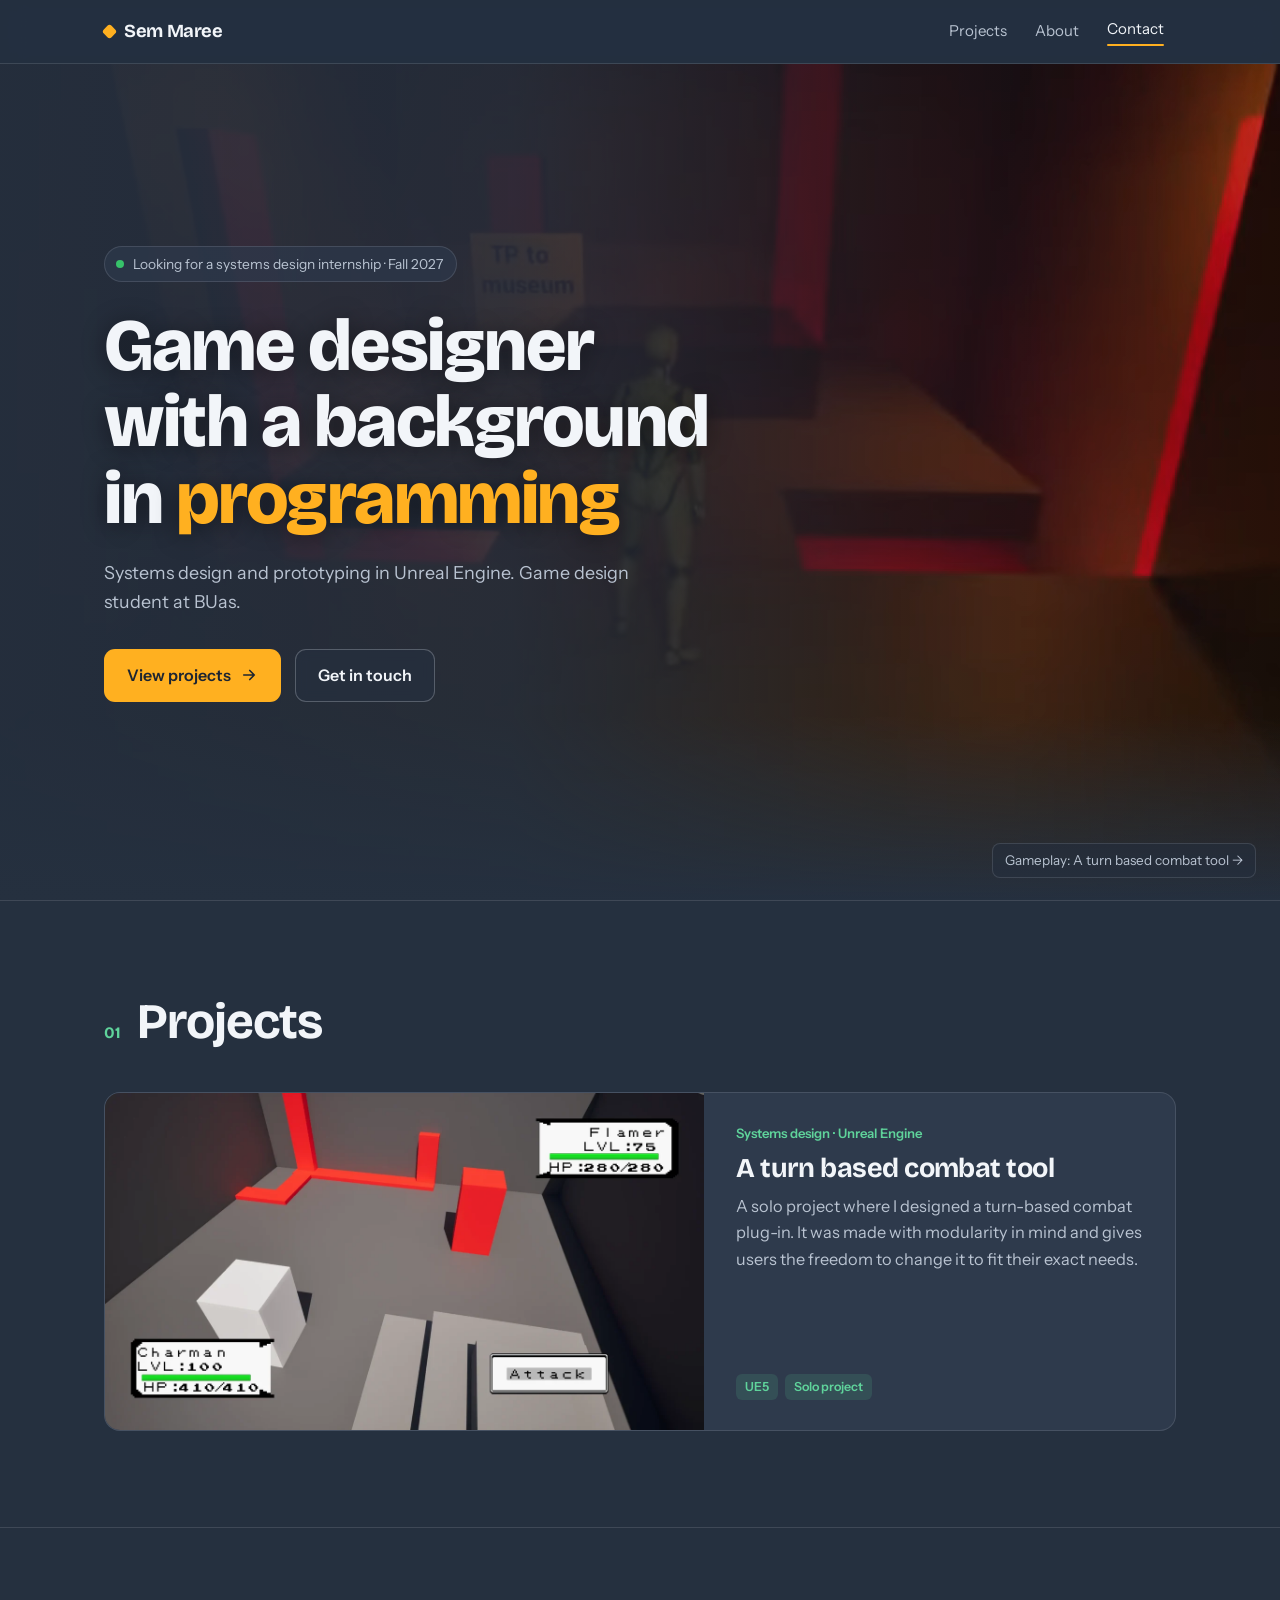
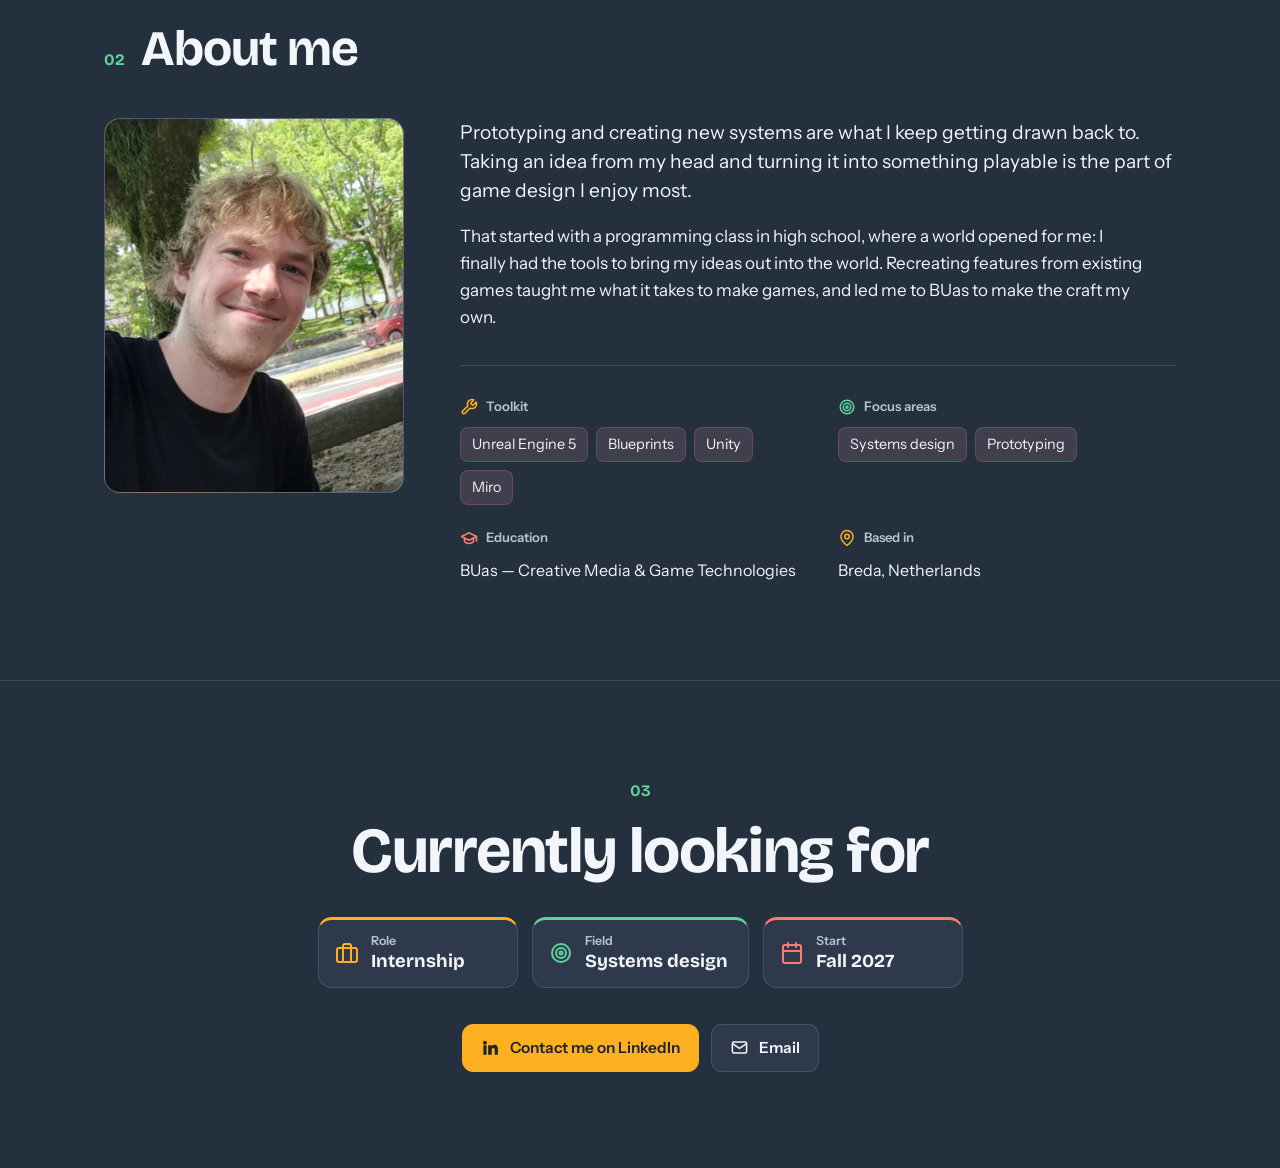
<file: index.html>
<!DOCTYPE html>
<html lang="en">
<head>
<meta charset="UTF-8">
<meta name="viewport" content="width=device-width, initial-scale=1, viewport-fit=cover">
<title>Sem Maree — Game Designer</title>

<!-- ============================================================
     EDIT GUIDE
     - Search for  [EDIT]  comments to find everything you can change.
     - Your name, role, bio, projects and social links are all marked.
     - Swap the placeholder project cards for your real work.
     ============================================================ -->

<link rel="preconnect" href="https://fonts.googleapis.com">
<link rel="preconnect" href="https://fonts.gstatic.com" crossorigin>
<link href="https://fonts.googleapis.com/css2?family=Bricolage+Grotesque:opsz,wght@12..96,400..800&family=Instrument+Sans:ital,wght@0,400..600;1,400..500&display=swap" rel="stylesheet">

<link rel="stylesheet" href="style.css">
</head>
<body>

<!-- ============ NAV ============ -->
<nav class="nav">
  <div class="wrap">
    <!-- [EDIT] your name / initials -->
    <a href="#home" class="brand"><span class="mark"></span>Sem Maree</a>
    <div style="display:flex;align-items:center;gap:8px">
      <div class="nav-links" id="navLinks">
        <a href="#work">Projects</a>
        <a href="#about">About</a>
        <a href="#contact">Contact</a>
      </div>
      <button class="nav-toggle" id="navToggle" aria-label="Open menu" aria-expanded="false">
        <svg viewBox="0 0 24 24" fill="none" stroke="currentColor" stroke-width="2" stroke-linecap="round"><path d="M4 7h16M4 12h16M4 17h16"/></svg>
      </button>
    </div>
  </div>
</nav>

<!-- ============ HERO / HOME ============ -->
<header class="hero" id="home">
  <!-- [EDIT] background loop: images/hero-loop.mp4 (muted, ~15s); poster shows while loading and for reduced motion -->
  <video class="hero-bg" id="heroVideo" autoplay muted loop playsinline preload="auto" poster="images/hero-poster.webp" aria-hidden="true">
    <source src="images/hero-loop.webm" type="video/webm">
    <source src="images/hero-loop.mp4" type="video/mp4">
  </video>
  <div class="hero-shade" aria-hidden="true"></div>
  <div class="wrap">
    <div class="hero-text">
      <span class="hero-avail"><span class="pulse"></span>Looking for a systems design internship · Fall 2027</span>
      <!-- [EDIT] headline: what you are, in one line -->
      <h1>Game designer with a background in <em>programming</em></h1>
      <!-- [EDIT] one short line: focus + where -->
      <p class="hero-sub">Systems design and prototyping in Unreal Engine. Game design student at BUas.</p>
      <div class="cta-row">
        <a href="#work" class="btn btn-primary">View projects
          <svg viewBox="0 0 24 24" width="18" height="18" fill="none" stroke="currentColor" stroke-width="2.2" stroke-linecap="round" stroke-linejoin="round"><path d="M5 12h14M13 6l6 6-6 6"/></svg>
        </a>
        <a href="#contact" class="btn btn-ghost">Get in touch</a>
      </div>
    </div>
  </div>
  <a class="hero-credit" href="projects/project-1.html">Gameplay: A turn based combat tool →</a>
</header>

<main>
<!-- ============ WORK / PROJECTS ============ -->
<section class="section" id="work">
  <div class="wrap">
    <div class="section-head"><span class="section-num">01</span><h2>Projects</h2></div>
    <div class="work-grid">

      <!-- [EDIT] PROJECT 1 — duplicate a card block to add more (a single card shows wide) -->
      <a class="card" href="projects/project-1.html">
        <div class="thumb"><img src="images/combat-tool-battle.webp" alt="In-game battle: two creatures face off in the demo arena, with HP bars for each and an Attack button" loading="lazy"><span class="go"><svg viewBox="0 0 24 24" fill="none" stroke="currentColor" stroke-width="2.2" stroke-linecap="round" stroke-linejoin="round"><path d="M7 17L17 7M9 7h8v8"/></svg></span></div>
        <div class="card-body">
          <span class="card-role">Systems design · Unreal Engine</span>
          <h3>A turn based combat tool</h3>
          <p>A solo project where I designed a turn-based combat plug-in. It was made with modularity in mind and gives users the freedom to change it to fit their exact needs.</p>
          <div class="tags"><span class="tag">UE5</span><span class="tag">Solo project</span></div>
        </div>
      </a>



    </div>
  </div>
</section>

<!-- ============ ABOUT ============ -->
<section class="section" id="about">
  <div class="wrap">
    <div class="section-head"><span class="section-num">02</span><h2>About me</h2></div>
    <div class="about-grid">
      <div class="portrait">
        <!-- [EDIT] your photo — object-position in style.css controls the crop -->
        <img src="images/me.JPG" alt="Portrait of Sem Maree">
      </div>
      <div class="about-body">
        <!-- [EDIT] bio: lead with the topic, keep it short — people scan -->
        <p class="lead">Prototyping and creating new systems are what I keep getting drawn back to. Taking an idea from my head and turning it into something playable is the part of game design I enjoy most.</p>
        <p>That started with a programming class in high school, where a world opened for me: I finally had the tools to bring my ideas out into the world. Recreating features from existing games taught me what it takes to make games, and led me to BUas to make the craft my own.</p>

        <div class="facts">
          <div class="fact">
            <h4><svg class="ico" viewBox="0 0 24 24" aria-hidden="true"><path d="M14.7 6.3a1 1 0 0 0 0 1.4l1.6 1.6a1 1 0 0 0 1.4 0l3.77-3.77a6 6 0 0 1-7.94 7.94l-6.91 6.91a2.12 2.12 0 0 1-3-3l6.91-6.91a6 6 0 0 1 7.94-7.94l-3.76 3.76z"/></svg>Toolkit</h4>
            <!-- [EDIT] your real tools -->
            <ul>
              <li>Unreal Engine 5</li><li>Blueprints</li><li>Unity</li><li>Miro</li>
            </ul>
          </div>
          <div class="fact">
            <h4><svg class="ico" viewBox="0 0 24 24" aria-hidden="true"><circle cx="12" cy="12" r="9"/><circle cx="12" cy="12" r="5"/><circle cx="12" cy="12" r="1.5"/></svg>Focus areas</h4>
            <ul>
              <li>Systems design</li><li>Prototyping</li>
            </ul>
          </div>
          <div class="fact">
            <h4><svg class="ico" viewBox="0 0 24 24" aria-hidden="true"><path d="M22 10 12 5 2 10l10 5 10-5Z"/><path d="M6 12v5c3 3 9 3 12 0v-5"/><path d="M22 10v6"/></svg>Education</h4>
            <p class="single">BUas — Creative Media &amp; Game Technologies</p>
          </div>
          <div class="fact">
            <h4><svg class="ico" viewBox="0 0 24 24" aria-hidden="true"><path d="M20 10c0 6-8 12-8 12s-8-6-8-12a8 8 0 0 1 16 0Z"/><circle cx="12" cy="10" r="3"/></svg>Based in</h4>
            <p class="single">Breda, Netherlands</p>
          </div>
        </div>
      </div>
    </div>
  </div>
</section>

<!-- ============ CONTACT / SOCIALS ============ -->
<section class="section contact" id="contact">
  <div class="wrap">
    <span class="section-num">03</span>
    <h2>Currently looking for</h2>
    <!-- [EDIT] what you're looking for: role, field, start -->
    <ul class="looking">
      <li><svg class="ico" viewBox="0 0 24 24" aria-hidden="true"><rect x="2" y="7" width="20" height="14" rx="2"/><path d="M16 21V5a2 2 0 0 0-2-2h-4a2 2 0 0 0-2 2v16"/></svg><span><small>Role</small>Internship</span></li>
      <li><svg class="ico" viewBox="0 0 24 24" aria-hidden="true"><circle cx="12" cy="12" r="9"/><circle cx="12" cy="12" r="5"/><circle cx="12" cy="12" r="1.5"/></svg><span><small>Field</small>Systems design</span></li>
      <li><svg class="ico" viewBox="0 0 24 24" aria-hidden="true"><rect x="3" y="4" width="18" height="18" rx="2"/><path d="M16 2v4"/><path d="M8 2v4"/><path d="M3 10h18"/></svg><span><small>Start</small>Fall 2027</span></li>
    </ul>
    <div class="socials">
      <a class="social primary" href="https://www.linkedin.com/in/sem-maree-a93a122ab/" target="_blank" rel="noopener">
        <svg viewBox="0 0 24 24" fill="currentColor"><path d="M4.98 3.5a2.5 2.5 0 1 1 0 5 2.5 2.5 0 0 1 0-5ZM3 9h4v12H3V9Zm6 0h3.8v1.7h.05c.53-1 1.83-2.05 3.76-2.05 4.02 0 4.76 2.65 4.76 6.1V21h-4v-5.4c0-1.29-.02-2.95-1.8-2.95-1.8 0-2.07 1.4-2.07 2.85V21H9V9Z"/></svg>Contact me on LinkedIn
      </a>
      <a class="social" href="mailto:Sem.maree05@gmail.com">
        <svg viewBox="0 0 24 24" fill="none" stroke="currentColor" stroke-width="1.9"><rect x="3" y="5" width="18" height="14" rx="2"/><path d="m3 7 9 6 9-6"/></svg>Email
      </a>
    </div>
  </div>
</section>
</main>


<script>
(function(){
  "use strict";
  var root=document.documentElement;

  /* ---- Mobile menu ---- */
  var toggle=document.getElementById('navToggle'), links=document.getElementById('navLinks');
  toggle.addEventListener('click',function(){
    var open=links.classList.toggle('open');
    toggle.setAttribute('aria-expanded',open);
  });
  links.addEventListener('click',function(e){ if(e.target.tagName==='A'){ links.classList.remove('open'); toggle.setAttribute('aria-expanded',false);} });

  /* ---- Active section in nav ---- */
  var navA=Array.prototype.slice.call(document.querySelectorAll('.nav-links a'));
  var sections=navA.map(function(a){return document.querySelector(a.getAttribute('href'));});
  var io=new IntersectionObserver(function(entries){
    entries.forEach(function(en){
      if(en.isIntersecting){
        var id='#'+en.target.id;
        navA.forEach(function(a){a.classList.toggle('active',a.getAttribute('href')===id);});
      }
    });
  },{rootMargin:'-45% 0px -50% 0px'});
  sections.forEach(function(s){ if(s) io.observe(s); });


  /* ---- Hero background video: still image for reduced motion, pause when off-screen ---- */
  var vid=document.getElementById('heroVideo');
  if(vid){
    var reduce=window.matchMedia('(prefers-reduced-motion: reduce)').matches;
    if(reduce){ vid.removeAttribute('autoplay'); vid.pause(); }
    else{
      new IntersectionObserver(function(en){
        if(en[0].isIntersecting){ var pr=vid.play(); if(pr&&pr.catch) pr.catch(function(){}); }
        else vid.pause();
      }).observe(vid);
    }
  }
})();
</script>
</body>
</html>
</file>
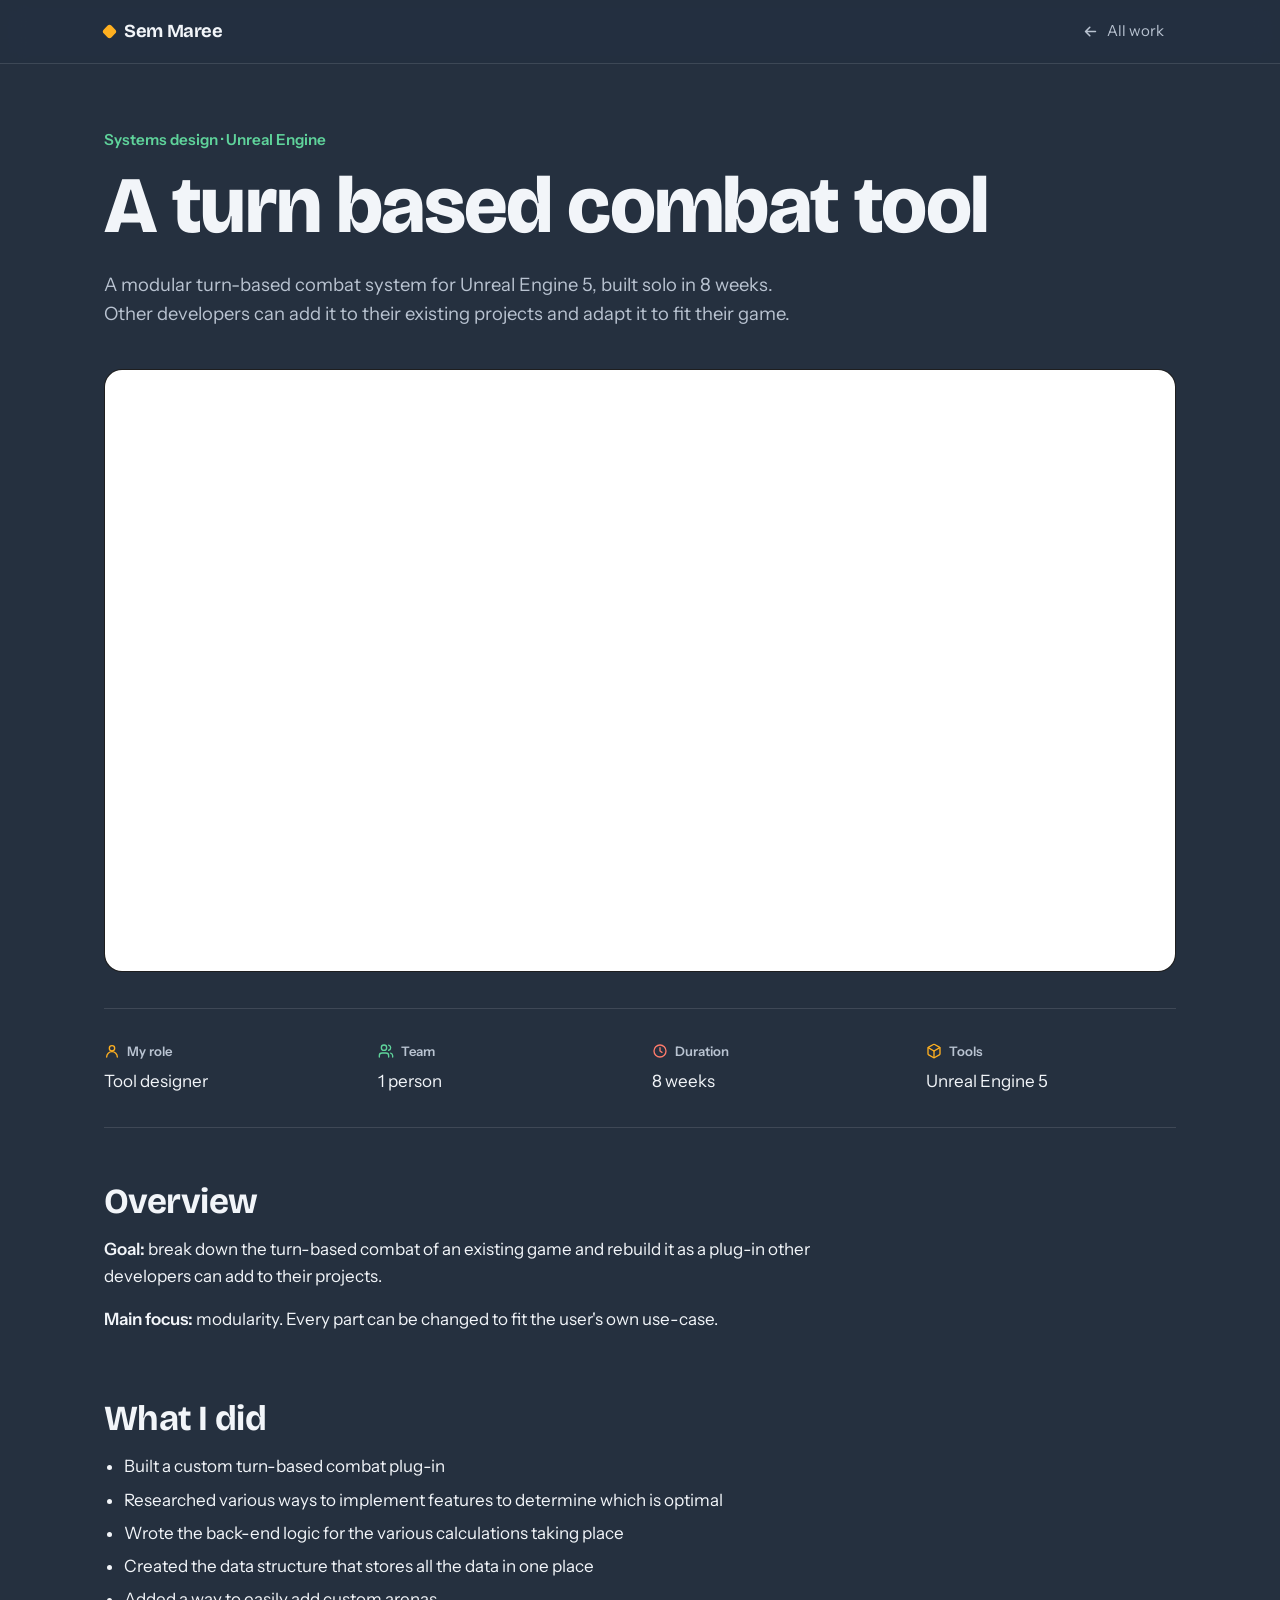
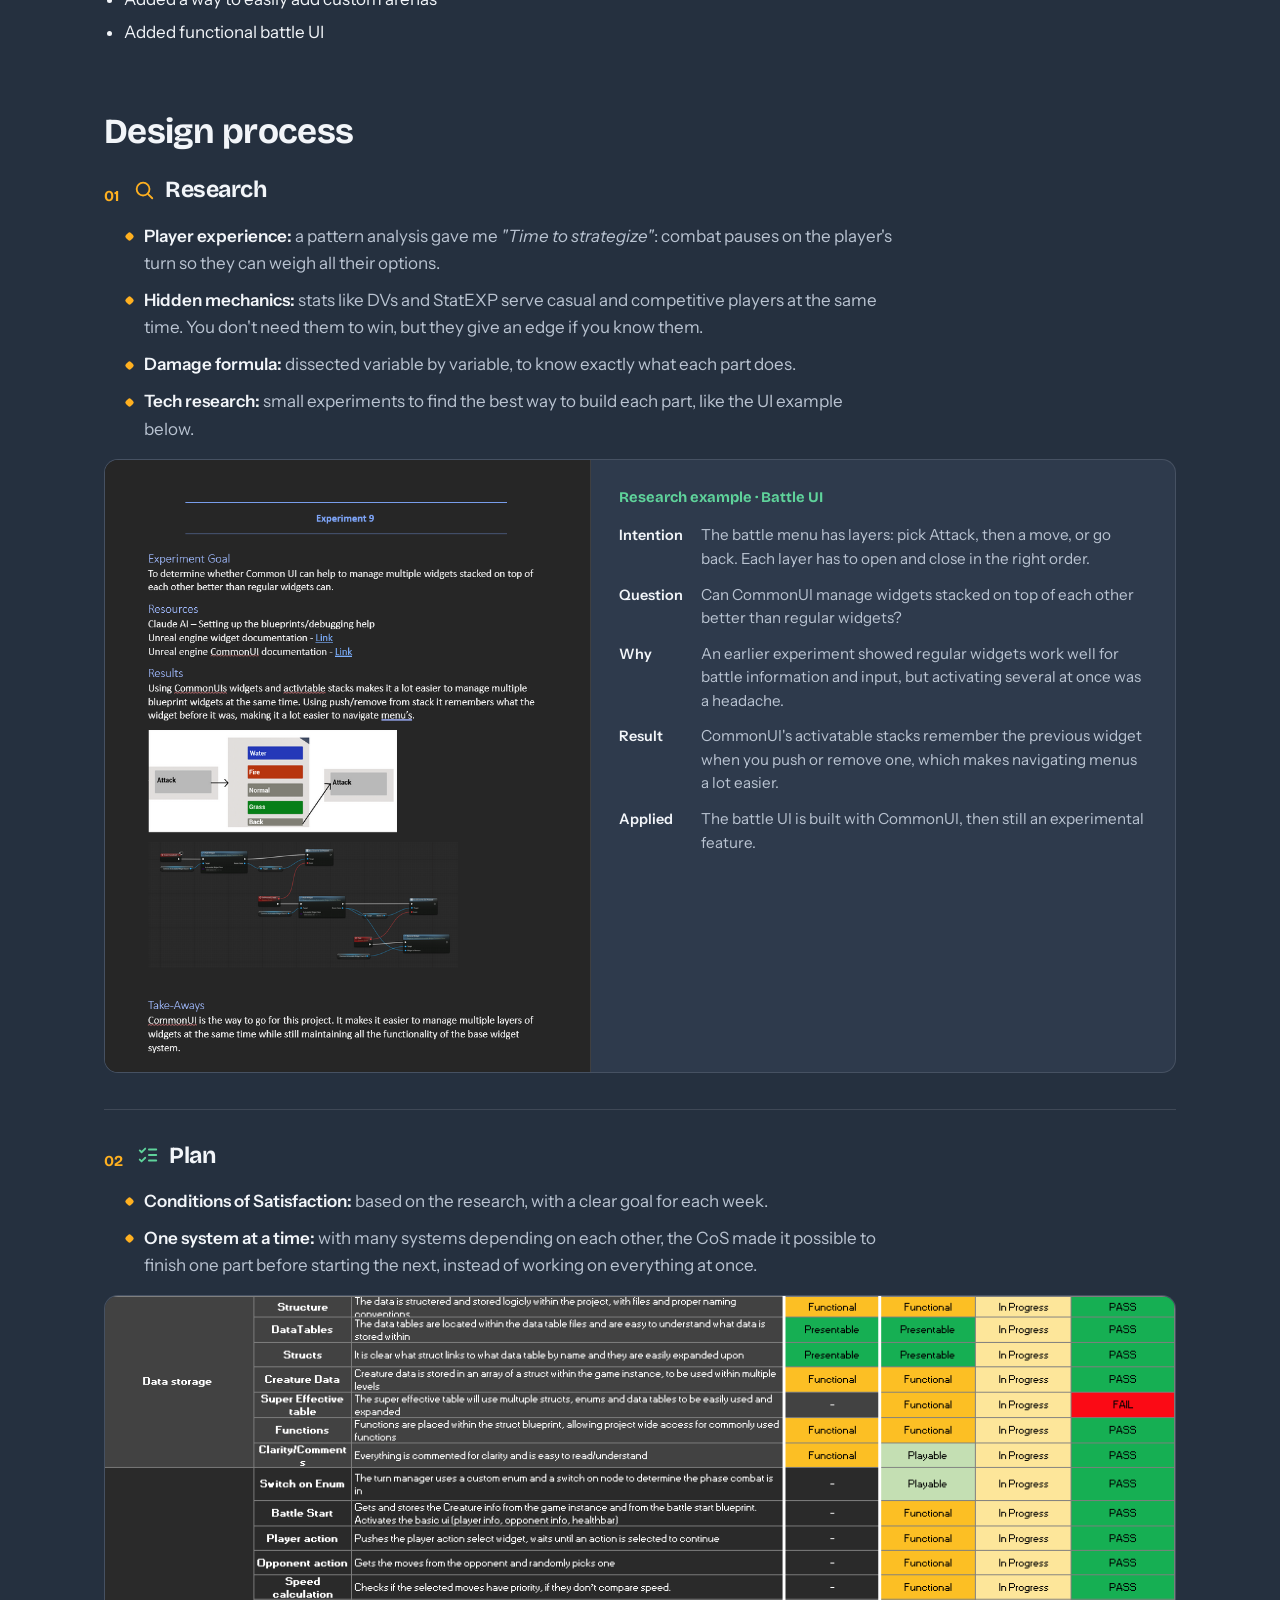
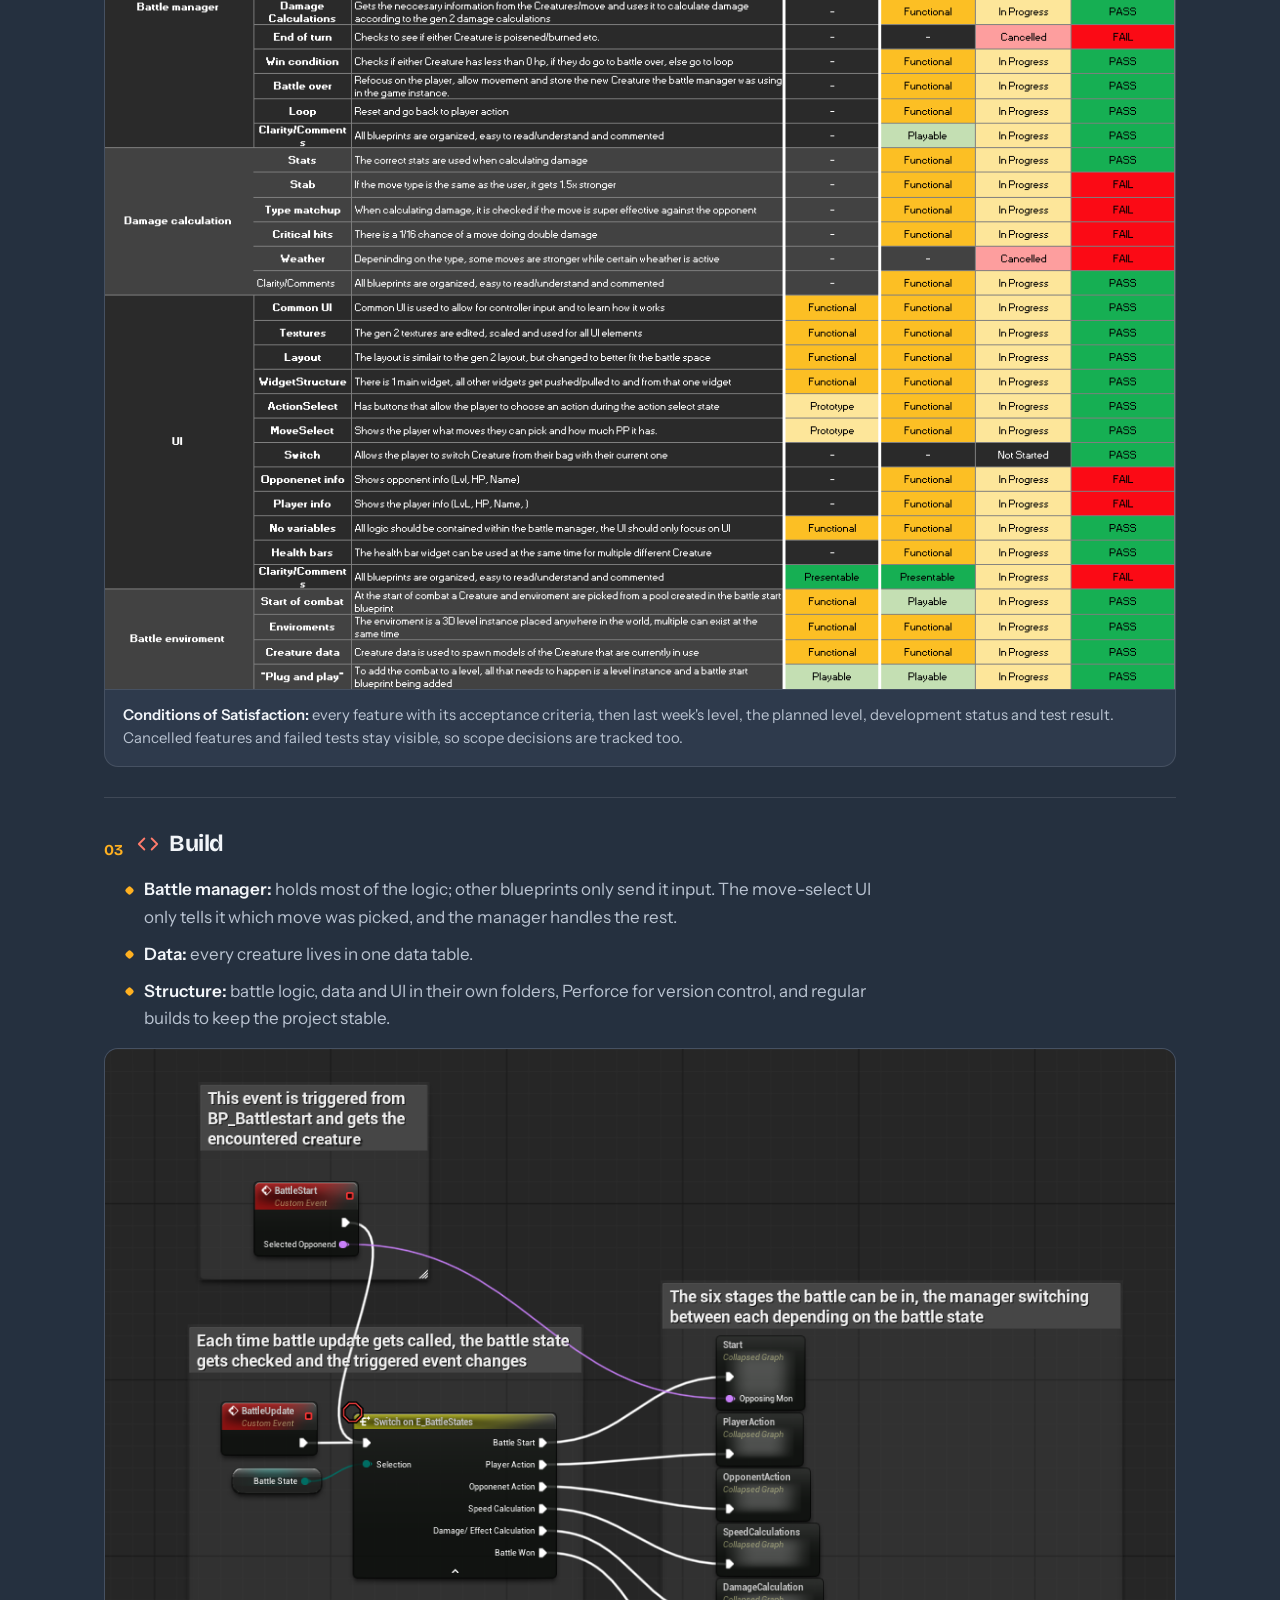
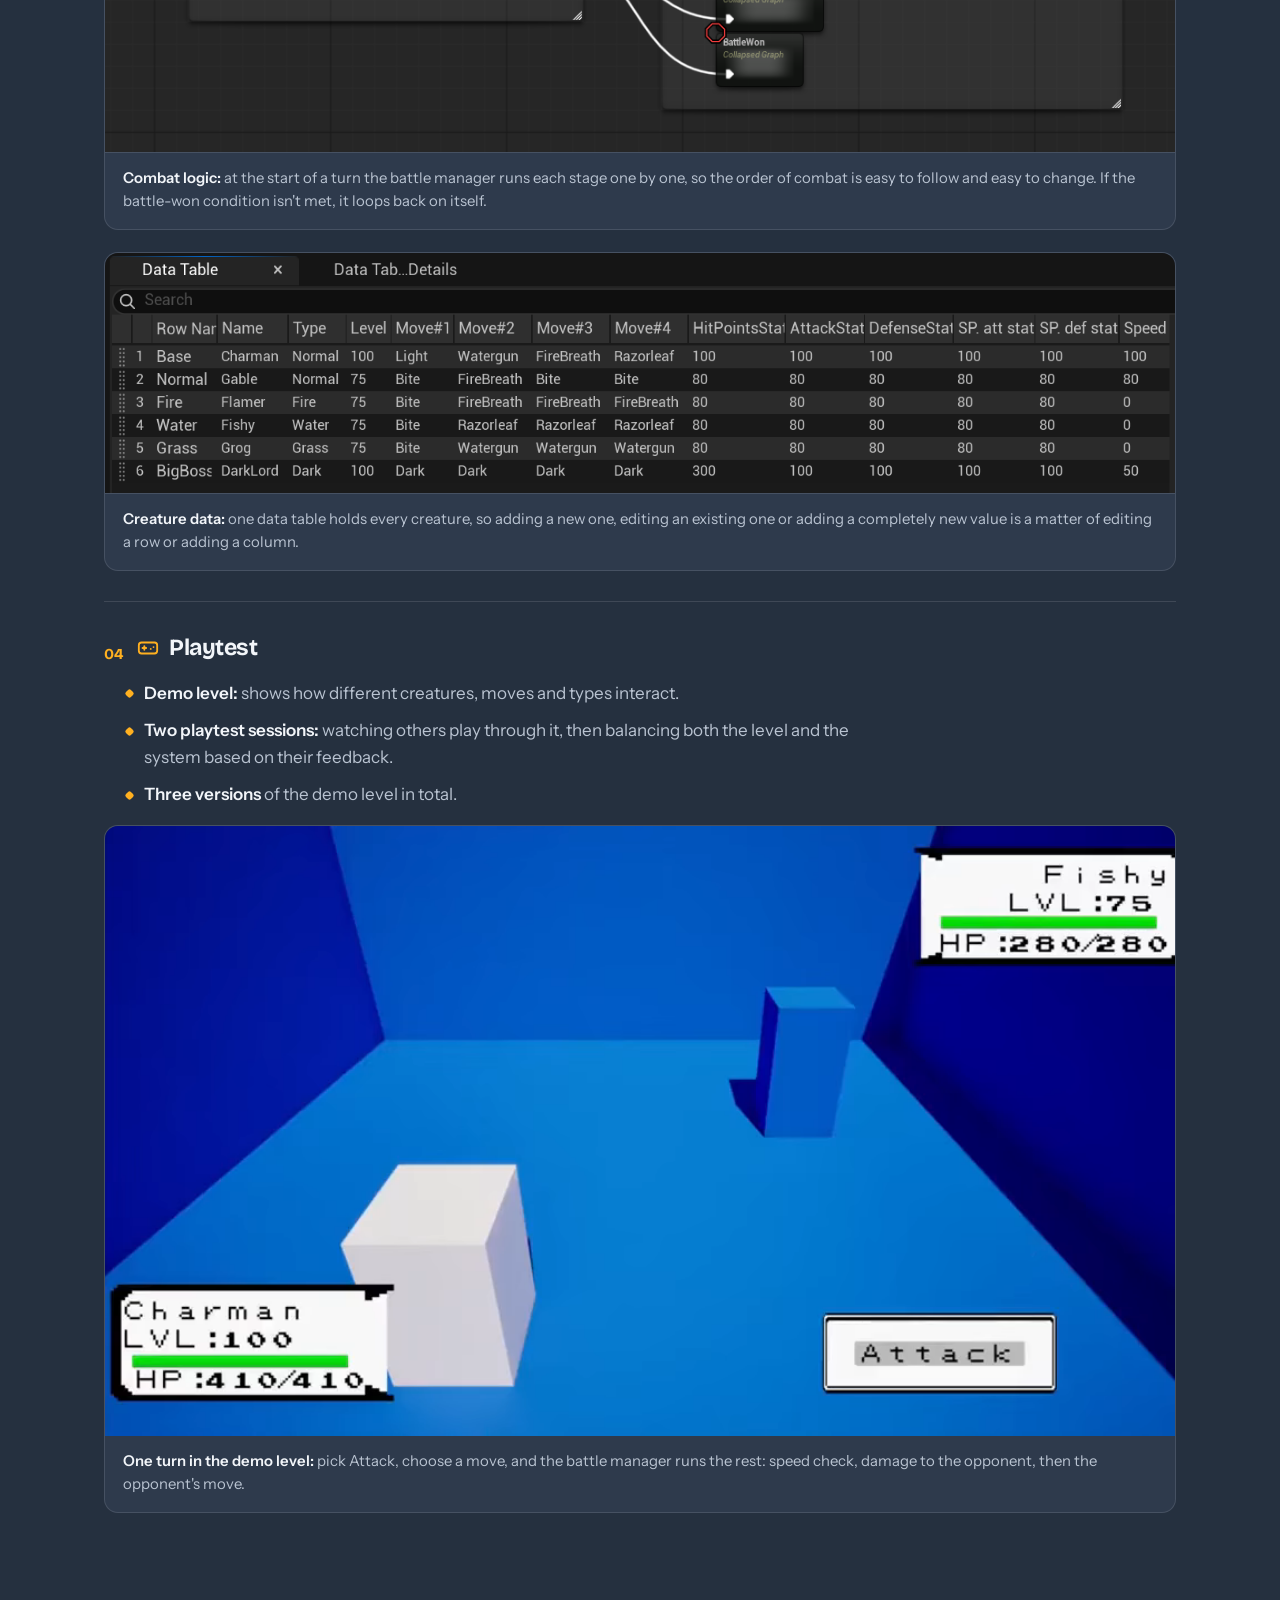
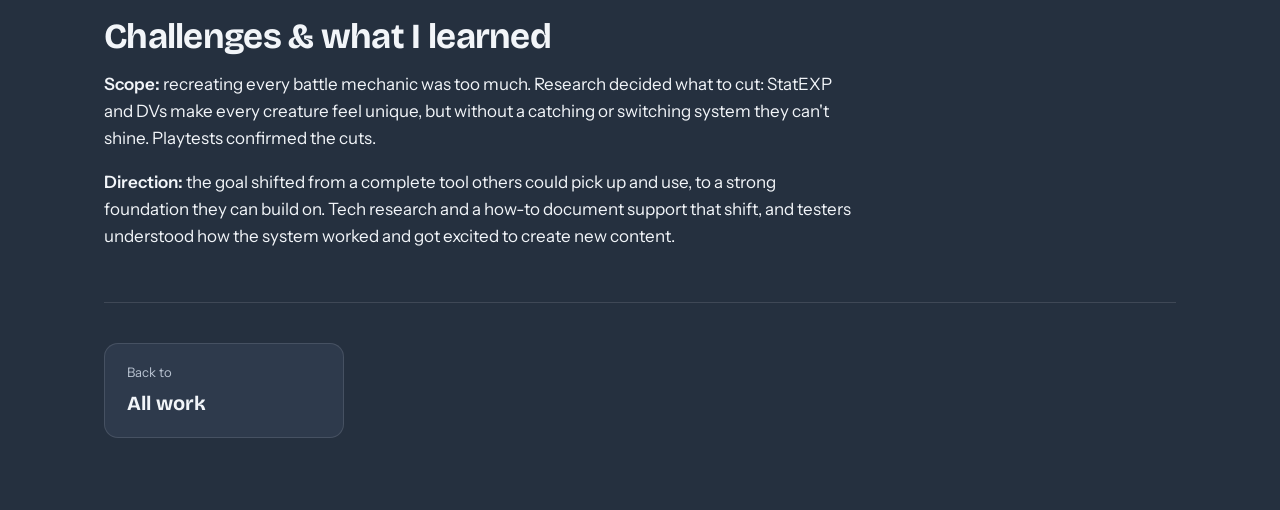
<file: projects/project-1.html>
<!DOCTYPE html>
<html lang="en">
<head>
<meta charset="UTF-8">
<meta name="viewport" content="width=device-width, initial-scale=1, viewport-fit=cover">
<!-- [EDIT] tab title -->
<title>A turn based combat tool — Sem Maree</title>
<link rel="preconnect" href="https://fonts.googleapis.com">
<link rel="preconnect" href="https://fonts.gstatic.com" crossorigin>
<link href="https://fonts.googleapis.com/css2?family=Bricolage+Grotesque:opsz,wght@12..96,400..800&family=Instrument+Sans:ital,wght@0,400..600;1,400..500&display=swap" rel="stylesheet">
<link rel="stylesheet" href="../style.css">
</head>
<body>

<nav class="nav">
  <div class="wrap">
    <a href="../index.html" class="brand"><span class="mark"></span>Sem Maree</a>
    <div style="display:flex;align-items:center;gap:8px">
      <a href="../index.html#work" class="back"><svg viewBox="0 0 24 24" fill="none" stroke="currentColor" stroke-width="2.2" stroke-linecap="round" stroke-linejoin="round"><path d="M19 12H5M11 18l-6-6 6-6"/></svg>All work</a>
    </div>
  </div>
</nav>

<main class="wrap">

  <header class="p-hero">
    <!-- [EDIT] discipline / engine -->
    <span class="p-role">Systems design · Unreal Engine</span>
    <!-- [EDIT] project name -->
    <h1>A turn based combat tool</h1>
    <!-- [EDIT] one-paragraph pitch: what it is and why it's interesting -->
    <p class="p-intro">A modular turn-based combat system for Unreal Engine 5, built solo in 8 weeks. Other developers can add it to their existing projects and adapt it to fit their game.</p>
  </header>

  <!-- [EDIT] cover: replace the text with <img src="../images/project-1-cover.jpg" alt="...">
       or a YouTube embed: <iframe src="https://www.youtube.com/embed/VIDEO_ID" allowfullscreen></iframe> -->
  <div class="p-cover p-video">
    <iframe src="https://www.youtube-nocookie.com/embed/pBOzh8faXiA" title="Combat tool video" loading="lazy"
      allow="accelerometer; autoplay; clipboard-write; encrypted-media; gyroscope; picture-in-picture; web-share"
      referrerpolicy="strict-origin-when-cross-origin" allowfullscreen></iframe>
  </div>

  <!-- [EDIT] quick facts -->
  <div class="p-meta">
    <div><h4><svg class="ico" viewBox="0 0 24 24" aria-hidden="true"><circle cx="12" cy="8" r="4"/><path d="M4 21a8 8 0 0 1 16 0"/></svg>My role</h4><p>Tool designer</p></div>
    <div><h4><svg class="ico" viewBox="0 0 24 24" aria-hidden="true"><path d="M16 21v-2a4 4 0 0 0-4-4H6a4 4 0 0 0-4 4v2"/><circle cx="9" cy="7" r="4"/><path d="M22 21v-2a4 4 0 0 0-3-3.87"/><path d="M16 3.13a4 4 0 0 1 0 7.75"/></svg>Team</h4><p>1 person</p></div>
    <div><h4><svg class="ico" viewBox="0 0 24 24" aria-hidden="true"><circle cx="12" cy="12" r="9"/><path d="M12 7v5l3 2"/></svg>Duration</h4><p>8 weeks</p></div>
    <div><h4><svg class="ico" viewBox="0 0 24 24" aria-hidden="true"><path d="M21 8a2 2 0 0 0-1-1.73l-7-4a2 2 0 0 0-2 0l-7 4A2 2 0 0 0 3 8v8a2 2 0 0 0 1 1.73l7 4a2 2 0 0 0 2 0l7-4A2 2 0 0 0 21 16Z"/><path d="m3.3 7 8.7 5 8.7-5"/><path d="M12 22V12"/></svg>Tools</h4><p>Unreal Engine 5</p></div>
  </div>

  <div class="p-body">

    <section class="p-block">
      <h2>Overview</h2>
      <!-- [EDIT] -->
      <p><strong>Goal:</strong> break down the turn-based combat of an existing game and rebuild it as a plug-in other developers can add to their projects.</p>
      <p><strong>Main focus:</strong> modularity. Every part can be changed to fit the user's own use-case.</p>
    </section>

    <section class="p-block">
      <h2>What I did</h2>
      <!-- [EDIT] be specific about your own contribution, especially on team projects -->
      <ul>
        <li>Built a custom turn-based combat plug-in</li>
        <li>Researched various ways to implement features to determine which is optimal</li>
        <li>Wrote the back-end logic for the various calculations taking place</li>
        <li>Created the data structure that stores all the data in one place</li>
        <li>Added a way to easily add custom arenas</li>
        <li>Added functional battle UI</li>
      </ul>
    </section>

    <section class="p-block p-wide">
      <h2>Design process</h2>

      <!-- 01 RESEARCH -->
      <div class="p-step">
        <div class="p-step-head"><span class="step-num">01</span><h3><svg class="ico" viewBox="0 0 24 24" aria-hidden="true"><circle cx="11" cy="11" r="7"/><path d="m21 21-4.3-4.3"/></svg>Research</h3></div>
        <ul class="p-points">
          <li><strong>Player experience:</strong> a pattern analysis gave me <em>"Time to strategize"</em>: combat pauses on the player's turn so they can weigh all their options.</li>
          <li><strong>Hidden mechanics:</strong> stats like DVs and StatEXP serve casual and competitive players at the same time. You don't need them to win, but they give an edge if you know them.</li>
          <li><strong>Damage formula:</strong> dissected variable by variable, to know exactly what each part does.</li>
          <li><strong>Tech research:</strong> small experiments to find the best way to build each part, like the UI example below.</li>
        </ul>
        <!-- [EDIT] one research example, broken down -->
        <div class="research">
          <a class="research-img" href="../images/combat-tool-commonui-experiment.png" target="_blank" rel="noopener" title="Open full size"><img src="../images/combat-tool-commonui-experiment.png" alt="Research log page: testing whether CommonUI's widget stacks manage layered menus better than regular widgets" loading="lazy"></a>
          <div class="research-body">
            <span class="research-label">Research example · Battle UI</span>
            <dl>
              <dt>Intention</dt>
              <dd>The battle menu has layers: pick Attack, then a move, or go back. Each layer has to open and close in the right order.</dd>
              <dt>Question</dt>
              <dd>Can CommonUI manage widgets stacked on top of each other better than regular widgets?</dd>
              <dt>Why</dt>
              <dd>An earlier experiment showed regular widgets work well for battle information and input, but activating several at once was a headache.</dd>
              <dt>Result</dt>
              <dd>CommonUI's activatable stacks remember the previous widget when you push or remove one, which makes navigating menus a lot easier.</dd>
              <dt>Applied</dt>
              <dd>The battle UI is built with CommonUI, then still an experimental feature.</dd>
            </dl>
          </div>
        </div>
      </div>

      <!-- 02 PLAN -->
      <div class="p-step">
        <div class="p-step-head"><span class="step-num">02</span><h3><svg class="ico" viewBox="0 0 24 24" aria-hidden="true"><path d="m3 17 2 2 4-4"/><path d="m3 7 2 2 4-4"/><path d="M13 6h8"/><path d="M13 12h8"/><path d="M13 18h8"/></svg>Plan</h3></div>
        <ul class="p-points">
          <li><strong>Conditions of Satisfaction:</strong> based on the research, with a clear goal for each week.</li>
          <li><strong>One system at a time:</strong> with many systems depending on each other, the CoS made it possible to finish one part before starting the next, instead of working on everything at once.</li>
        </ul>
        <figure class="p-figure">
          <a href="../images/combat-tool-cos.png" target="_blank" rel="noopener" title="Open full size"><img src="../images/combat-tool-cos.png" alt="Conditions of Satisfaction table: features grouped into data storage, battle manager, damage calculation, UI and battle environment, each with acceptance criteria, last week's level, the planned level, development status and a pass or fail test result" loading="lazy"></a>
          <figcaption><strong>Conditions of Satisfaction:</strong> every feature with its acceptance criteria, then last week's level, the planned level, development status and test result. Cancelled features and failed tests stay visible, so scope decisions are tracked too.</figcaption>
        </figure>
      </div>

      <!-- 03 BUILD -->
      <div class="p-step">
        <div class="p-step-head"><span class="step-num">03</span><h3><svg class="ico" viewBox="0 0 24 24" aria-hidden="true"><path d="m16 18 6-6-6-6"/><path d="m8 6-6 6 6 6"/></svg>Build</h3></div>
        <ul class="p-points">
          <li><strong>Battle manager:</strong> holds most of the logic; other blueprints only send it input. The move-select UI only tells it which move was picked, and the manager handles the rest.</li>
          <li><strong>Data:</strong> every creature lives in one data table.</li>
          <li><strong>Structure:</strong> battle logic, data and UI in their own folders, Perforce for version control, and regular builds to keep the project stable.</li>
        </ul>
        <figure class="p-figure">
          <a href="../images/combat-tool-battle-manager.png" target="_blank" rel="noopener" title="Open full size"><img src="../images/combat-tool-battle-manager.png" alt="Battle manager blueprint: a BattleUpdate event switches on the battle state and runs one of six stages, from Start through player action, opponent action, speed calculation and damage calculation to BattleWon" loading="lazy"></a>
          <figcaption><strong>Combat logic:</strong> at the start of a turn the battle manager runs each stage one by one, so the order of combat is easy to follow and easy to change. If the battle-won condition isn't met, it loops back on itself.</figcaption>
        </figure>
        <figure class="p-figure">
          <a href="../images/combat-tool-data-table.png" target="_blank" rel="noopener" title="Open full size"><img src="../images/combat-tool-data-table.png" alt="Data table with one row per creature: name, type, level, four moves and base stats such as hit points, attack, defense and speed" loading="lazy"></a>
          <figcaption><strong>Creature data:</strong> one data table holds every creature, so adding a new one, editing an existing one or adding a completely new value is a matter of editing a row or adding a column.</figcaption>
        </figure>
      </div>

      <!-- 04 PLAYTEST -->
      <div class="p-step">
        <div class="p-step-head"><span class="step-num">04</span><h3><svg class="ico" viewBox="0 0 24 24" aria-hidden="true"><rect x="2" y="6" width="20" height="12" rx="3"/><path d="M6 12h4"/><path d="M8 10v4"/><path d="M15 13h.01"/><path d="M18 11h.01"/></svg>Playtest</h3></div>
        <ul class="p-points">
          <li><strong>Demo level:</strong> shows how different creatures, moves and types interact.</li>
          <li><strong>Two playtest sessions:</strong> watching others play through it, then balancing both the level and the system based on their feedback.</li>
          <li><strong>Three versions</strong> of the demo level in total.</li>
        </ul>
        <figure class="p-figure">
          <video autoplay muted loop playsinline preload="metadata" poster="../images/combat-tool-battle-turn.webp" aria-label="One battle turn in the demo level: picking Attack, choosing a move, then both creatures taking damage">
            <source src="../images/combat-tool-battle-turn.mp4" type="video/mp4">
            <source src="../images/combat-tool-battle-turn.webm" type="video/webm">
          </video>
          <figcaption><strong>One turn in the demo level:</strong> pick Attack, choose a move, and the battle manager runs the rest: speed check, damage to the opponent, then the opponent's move.</figcaption>
        </figure>
      </div>
    </section>
  </div>

  <section class="p-block">
    <h2>Challenges &amp; what I learned</h2>
    <!-- [EDIT] -->
    <p><strong>Scope:</strong> recreating every battle mechanic was too much. Research decided what to cut: StatEXP and DVs make every creature feel unique, but without a catching or switching system they can't shine. Playtests confirmed the cuts.</p>
    <p><strong>Direction:</strong> the goal shifted from a complete tool others could pick up and use, to a strong foundation they can build on. Tech research and a how-to document support that shift, and testers understood how the system worked and got excited to create new content.</p>
  </section>

  <div class="next">
    <a href="../index.html#work"><small>Back to</small><strong>All work</strong></a>
  </div>

</main>


<script>
  /* looping clips: show the still image instead for visitors who prefer reduced motion */
  if(window.matchMedia('(prefers-reduced-motion: reduce)').matches){
    document.querySelectorAll('video[autoplay]').forEach(function(v){ v.removeAttribute('autoplay'); v.pause(); });
  }
</script>
</body>
</html>
</file>
<file: style.css>
/* ---------- Theme tokens (one dark theme) ---------- */
:root{
  /* Soft Slate: blue-grey dark with three accents */
  --ink:#25303f;
  --surface:#2e3a4c;
  --surface-2:#38465b;
  --text:#f2f5f9;
  --muted:#b9c3d1;
  --line:rgba(242,245,249,.12);
  --line-strong:rgba(242,245,249,.24);
  --accent:#ffb020;
  --accent-2:#5fd39b;
  --accent-3:#ff7b6b;
  --accent-ink:#1d2531;

  --font-display:"Bricolage Grotesque",system-ui,sans-serif;
  --font-body:"Instrument Sans",system-ui,sans-serif;
  --wrap:1120px;
  --nav-h:64px;
  color-scheme:dark;
}

/* ---------- Base ---------- */
*{box-sizing:border-box}
:root{
  box-sizing:border-box;
  padding-top:env(safe-area-inset-top,0px);
  padding-bottom:env(safe-area-inset-bottom,0px);
}
html{scroll-behavior:smooth;scroll-padding-top:calc(var(--nav-h) + env(safe-area-inset-top,0px) + 8px);-webkit-text-size-adjust:100%}
body{
  margin:0;
  background:var(--ink);
  color:var(--text);
  font-family:var(--font-body);
  font-size:17px;
  line-height:1.6;
  -webkit-font-smoothing:antialiased;
  overflow-x:hidden;
}
h1,h2,h3{font-family:var(--font-display);font-weight:700;line-height:1.02;letter-spacing:-.02em;margin:0}
a{color:inherit;text-decoration:none}
img{max-width:100%}
.wrap{width:100%;max-width:var(--wrap);margin:0 auto;padding:0 24px}
::selection{background:var(--accent);color:var(--accent-ink)}
:focus-visible{outline:2.5px solid var(--accent-2);outline-offset:3px;border-radius:4px}

/* ---------- Icons (inline SVG, stroke style) ---------- */
.ico{width:18px;height:18px;flex:none;fill:none;stroke:var(--accent);stroke-width:2;stroke-linecap:round;stroke-linejoin:round}

/* three accents in turn: icons in a row of facts, steps and tiles each get their own colour */
.fact:nth-child(3n+2) .ico,.p-meta>div:nth-child(3n+2) .ico,.p-step:nth-of-type(3n+2) h3 .ico,.looking li:nth-child(3n+2) .ico{stroke:var(--accent-2)}
.fact:nth-child(3n+3) .ico,.p-meta>div:nth-child(3n+3) .ico,.p-step:nth-of-type(3n+3) h3 .ico,.looking li:nth-child(3n+3) .ico{stroke:var(--accent-3)}

/* ---------- Nav ---------- */
.nav{
  position:sticky;top:env(safe-area-inset-top,0px);z-index:50;
  height:var(--nav-h);
  display:flex;align-items:center;
  backdrop-filter:saturate(140%) blur(12px);
  -webkit-backdrop-filter:saturate(140%) blur(12px);
  background:color-mix(in srgb,var(--ink) 78%,transparent);
  border-bottom:1px solid var(--line);
}
.nav .wrap{display:flex;align-items:center;justify-content:space-between;gap:16px}
.brand{font-family:var(--font-display);font-weight:700;font-size:1.15rem;letter-spacing:-.02em;display:flex;align-items:center;gap:9px}
.brand .mark{width:11px;height:11px;border-radius:3px;background:var(--accent);transform:rotate(45deg)}
.nav-links{display:flex;align-items:center;gap:4px}
.nav-links a{
  font-size:.94rem;color:var(--muted);padding:8px 12px;border-radius:8px;transition:color .18s,background .18s;
}
.nav-links a:hover{color:var(--text);background:var(--surface-2)}
.nav-links a.active{color:var(--text)}
.nav-links a.active::after{content:"";display:block;height:2px;margin-top:3px;border-radius:2px;background:var(--accent)}
.nav-toggle{display:none}

/* ---------- Hero ---------- */
.hero{position:relative;min-height:calc(100svh - var(--nav-h));display:flex;align-items:center;overflow:hidden}
.hero-bg{position:absolute;inset:0;width:100%;height:100%;object-fit:cover;z-index:0;filter:brightness(.85) saturate(.95)}
.hero-shade{position:absolute;inset:0;z-index:0;background:
  linear-gradient(90deg,color-mix(in srgb,var(--ink) 95%,transparent) 0%,color-mix(in srgb,var(--ink) 86%,transparent) 40%,color-mix(in srgb,var(--ink) 35%,transparent) 70%,color-mix(in srgb,var(--ink) 10%,transparent) 100%),
  linear-gradient(0deg,var(--ink) 0%,transparent 22%)}
.hero .btn-ghost{background:color-mix(in srgb,var(--ink) 70%,transparent);-webkit-backdrop-filter:blur(6px);backdrop-filter:blur(6px)}
.hero-credit{position:absolute;z-index:1;right:24px;bottom:22px;font-size:.84rem;color:var(--muted);background:color-mix(in srgb,var(--ink) 60%,transparent);padding:6px 12px;border-radius:8px;border:1px solid var(--line)}
.hero-credit:hover{color:var(--accent);border-color:var(--accent)}
.hero .wrap{position:relative;z-index:1;padding-top:48px;padding-bottom:64px}
.hero-avail{
  display:inline-flex;align-items:center;gap:9px;font-size:.86rem;color:var(--muted);
  background:color-mix(in srgb,var(--surface) 70%,transparent);border:1px solid var(--line);
  padding:6px 13px 6px 11px;border-radius:100px;margin-bottom:26px;
}
.hero-avail .pulse{width:8px;height:8px;border-radius:50%;background:#37c26a;box-shadow:0 0 0 0 rgba(55,194,106,.5);animation:pulse 2.4s infinite}
@keyframes pulse{0%{box-shadow:0 0 0 0 rgba(55,194,106,.5)}70%{box-shadow:0 0 0 7px rgba(55,194,106,0)}100%{box-shadow:0 0 0 0 rgba(55,194,106,0)}}
.hero h1{font-size:clamp(2.4rem,6vw,4.6rem);font-weight:800;line-height:1.04;max-width:14ch;text-shadow:0 2px 24px rgba(0,0,0,.45)}
.hero h1 em{font-style:normal;color:var(--accent)}
.hero-sub{max-width:46ch;color:var(--muted);font-size:1.12rem;margin:22px 0 32px}
.cta-row{display:flex;flex-wrap:wrap;gap:14px}
.btn{
  display:inline-flex;align-items:center;gap:9px;font-family:var(--font-body);font-weight:600;font-size:1rem;
  padding:13px 22px;border-radius:11px;cursor:pointer;border:1px solid transparent;transition:transform .1s,background .18s,border-color .18s;
}
.btn:active{transform:translateY(1px)}
.btn-primary{background:var(--accent);color:var(--accent-ink)}
.btn-primary:hover{background:color-mix(in srgb,var(--accent) 85%,var(--text))}
.btn-ghost{background:transparent;color:var(--text);border-color:var(--line-strong)}
.btn-ghost:hover{border-color:var(--accent);color:var(--accent)}

/* ---------- Section shell ---------- */
.section{padding:96px 0;border-top:1px solid var(--line)}
.section-head{display:flex;align-items:baseline;gap:16px;margin-bottom:44px;flex-wrap:wrap}
.section-num{font-family:var(--font-display);font-weight:700;color:var(--accent-2);font-size:1rem;padding-top:.4em}
.section-head h2{font-size:clamp(2rem,5vw,3.1rem)}

/* ---------- About ---------- */
.about-grid{display:grid;grid-template-columns:300px 1fr;gap:56px;align-items:start}
.portrait{
  position:relative;aspect-ratio:4/5;border-radius:16px;overflow:hidden;border:1px solid var(--line);
  background:
    radial-gradient(120% 90% at 20% 0%,color-mix(in srgb,var(--accent) 32%,transparent),transparent 60%),
    radial-gradient(120% 90% at 100% 100%,color-mix(in srgb,var(--accent-2) 34%,transparent),transparent 55%),
    var(--surface-2);
  display:grid;place-items:center;
}
.portrait img{position:absolute;inset:0;width:100%;height:100%;object-fit:cover;object-position:center}
.portrait .initials{font-family:var(--font-display);font-weight:800;font-size:4.4rem;color:color-mix(in srgb,var(--text) 40%,transparent)}
.portrait .hint{position:absolute;bottom:12px;left:0;right:0;text-align:center;font-size:.78rem;color:var(--muted)}
.about-body p{margin:0 0 18px;max-width:62ch}
.about-body p:last-of-type{margin-bottom:0}
.lead{font-size:1.2rem;color:var(--text);line-height:1.5}
.facts{display:grid;grid-template-columns:1fr 1fr;gap:22px 40px;margin-top:34px;padding-top:30px;border-top:1px solid var(--line)}
.fact h4{font-family:var(--font-body);font-weight:600;font-size:.82rem;color:var(--muted);margin:0 0 10px;text-transform:none;letter-spacing:0;display:flex;align-items:center;gap:8px}
.fact ul{list-style:none;margin:0;padding:0;display:flex;flex-wrap:wrap;gap:8px}
.fact li{font-size:.9rem;background:color-mix(in srgb,var(--accent-3) 8%,var(--surface));border:1px solid color-mix(in srgb,var(--accent-3) 22%,transparent);padding:5px 11px;border-radius:8px}
.fact .single{font-size:1rem;color:var(--text)}

/* ---------- Projects ---------- */
.work-grid{display:grid;grid-template-columns:repeat(2,1fr);gap:26px}
.card{
  display:flex;flex-direction:column;border:1px solid var(--line);border-radius:16px;overflow:hidden;
  background:var(--surface);transition:border-color .2s,transform .2s;
}
.card:hover{border-color:var(--line-strong);transform:translateY(-3px)}
/* one project: wide card, image left, text right */
.card:only-child{grid-column:1/-1;flex-direction:row}
.card:only-child .thumb{flex:0 0 56%}
.card:only-child .card-body{justify-content:center;padding:30px 32px}
.card:only-child h3{font-size:1.7rem}
.card:only-child p{font-size:1.02rem}
.card:hover .thumb .go{opacity:1;transform:translate(0,0)}
.thumb{position:relative;aspect-ratio:16/9;overflow:hidden}
.thumb img{position:absolute;inset:0;width:100%;height:100%;object-fit:cover;display:block}
.thumb .go{
  position:absolute;bottom:14px;right:14px;width:42px;height:42px;border-radius:50%;
  background:var(--accent);color:var(--accent-ink);display:grid;place-items:center;
  opacity:0;transform:translate(6px,6px);transition:opacity .22s,transform .22s;
}
.thumb .go svg{width:18px;height:18px}
.card-body{padding:22px 22px 24px;display:flex;flex-direction:column;gap:11px;flex:1}
.card-role{font-size:.82rem;color:var(--accent-2);font-weight:600}
.card h3{font-size:1.4rem}
.card p{margin:0;color:var(--muted);font-size:.97rem}
.tags{display:flex;flex-wrap:wrap;gap:7px;margin-top:auto;padding-top:6px}
.tag{font-size:.78rem;font-weight:600;color:var(--accent-2);background:color-mix(in srgb,var(--accent-2) 13%,transparent);padding:3px 9px;border-radius:6px}

/* ---------- Contact ---------- */
.contact{text-align:center}
.contact h2{font-size:clamp(2.2rem,6.5vw,4rem);margin:14px auto 34px}
.looking{list-style:none;margin:0 auto 36px;padding:0;display:flex;flex-wrap:wrap;justify-content:center;gap:14px}
.looking li{display:flex;align-items:center;gap:12px;text-align:left;background:var(--surface);border:1px solid var(--line);border-radius:14px;padding:14px 20px 14px 16px;min-width:200px;border-top:3px solid var(--accent)}
.looking .ico{width:24px;height:24px}
.looking li:nth-child(2){border-top-color:var(--accent-2)}
.looking li:nth-child(3){border-top-color:var(--accent-3)}
.looking small{display:block;color:var(--muted);font-size:.78rem;font-weight:600;margin-bottom:1px}
.looking span{font-family:var(--font-display);font-weight:700;font-size:1.15rem;line-height:1.2}
.looking span small{font-family:var(--font-body)}
@media (max-width:560px){.looking{flex-direction:column;align-items:center}.looking li{width:100%;max-width:300px}}
.socials{display:flex;flex-wrap:wrap;justify-content:center;gap:12px}
.social{
  display:inline-flex;align-items:center;gap:10px;padding:11px 18px;border-radius:11px;
  border:1px solid var(--line);background:var(--surface);font-weight:600;font-size:.96rem;
  transition:border-color .18s,color .18s,transform .1s;
}
.social:hover{border-color:var(--accent);color:var(--accent)}
.social.primary{background:var(--accent);border-color:var(--accent);color:var(--accent-ink)}
.social.primary:hover{background:color-mix(in srgb,var(--accent) 85%,var(--text));color:var(--accent-ink)}
.social:active{transform:translateY(1px)}
.social svg{width:19px;height:19px;flex:none}

/* ---------- Responsive ---------- */
@media (max-width:820px){
  .hero-shade{background:linear-gradient(0deg,var(--ink) 0%,color-mix(in srgb,var(--ink) 86%,transparent) 30%,color-mix(in srgb,var(--ink) 72%,transparent) 100%)}
  .hero-credit{left:24px;right:auto}
    .about-grid{grid-template-columns:1fr;gap:34px}
  .portrait{max-width:280px}
  .work-grid{grid-template-columns:1fr}
  .card:only-child{flex-direction:column}
  .card:only-child .thumb{flex:none}
  .card:only-child .card-body{padding:22px 22px 24px}
  .nav-links{display:none}
  .nav-links.open{
    display:flex;flex-direction:column;position:absolute;top:calc(var(--nav-h) + env(safe-area-inset-top,0px));left:0;right:0;
    background:var(--ink);border-bottom:1px solid var(--line);padding:12px 24px 20px;gap:2px;align-items:stretch;
  }
  .nav-links.open a{padding:12px}
  .nav-links.open a.active::after{display:none}
  .nav-toggle{display:grid;place-items:center;width:38px;height:38px;border-radius:9px;background:var(--surface-2);border:1px solid var(--line);color:var(--text);cursor:pointer}
  .nav-toggle svg{width:20px;height:20px}
  .section{padding:72px 0}
  .facts{grid-template-columns:1fr}
}
@media (prefers-reduced-motion:reduce){
  html{scroll-behavior:auto}
  *{animation-duration:.001ms !important;transition-duration:.001ms !important}
}

/* =========================================================
   PROJECT PAGES
   ========================================================= */
.back{display:inline-flex;align-items:center;gap:8px;color:var(--muted);font-size:.94rem;padding:8px 12px;border-radius:8px}
.back:hover{color:var(--text);background:var(--surface-2)}
.back svg{width:17px;height:17px}
.p-hero{padding:64px 0 40px}
.p-role{color:var(--accent-2);font-weight:600;font-size:.95rem;margin-bottom:14px;display:block}
.p-hero h1{font-size:clamp(2.6rem,8vw,5rem);font-weight:800}
.p-intro{color:var(--muted);font-size:1.15rem;max-width:58ch;margin:22px 0 0}
.p-cover{aspect-ratio:16/8;border-radius:18px;border:1px solid var(--line);overflow:hidden;display:grid;place-items:center;color:rgba(255,255,255,.75);font-size:.9rem}
.p-cover img,.p-cover video,.p-cover iframe{width:100%;height:100%;object-fit:cover;border:0;display:block}
.p-cover.p-video{aspect-ratio:16/9;background:#000}
.p-meta{display:grid;grid-template-columns:repeat(4,1fr);gap:24px;padding:32px 0;margin-top:36px;border-top:1px solid var(--line);border-bottom:1px solid var(--line)}
.p-meta h4{font-family:var(--font-body);font-size:.82rem;font-weight:600;color:var(--muted);margin:0 0 6px;display:flex;align-items:center;gap:7px}
.p-meta h4 .ico{width:16px;height:16px}
.p-meta p{margin:0}
.p-body{display:grid;grid-template-columns:1fr;gap:0;padding:56px 0 24px}
.p-block{max-width:68ch;margin:0 0 52px}
.p-block h2{font-size:clamp(1.6rem,3.6vw,2.2rem);margin-bottom:16px}
.p-block p{margin:0 0 16px}
.p-block ul{margin:0 0 16px;padding-left:1.2em}
.p-block li{margin-bottom:6px}
.p-block.p-wide{max-width:none}
.p-block strong{color:var(--text);font-weight:600}
/* design process: one section per step */
.p-step{padding:34px 0 8px;border-top:1px solid var(--line)}
.p-step:first-of-type{border-top:0;padding-top:12px}
.p-step-head{display:flex;align-items:baseline;gap:14px;margin-bottom:14px}
.step-num{font-family:var(--font-display);font-weight:700;color:var(--accent);font-size:.95rem}
.p-step h3{font-size:1.45rem;display:flex;align-items:center;gap:10px}
.p-step h3 .ico{width:22px;height:22px}
.p-points{list-style:none;margin:0 0 26px;padding:0;max-width:72ch}
.p-points li{position:relative;padding-left:20px;margin-bottom:10px;color:var(--muted)}
.p-points li::before{content:"";position:absolute;left:2px;top:.62em;width:7px;height:7px;border-radius:2px;background:var(--accent);transform:rotate(45deg)}
/* one research example, broken down */
.research{display:grid;grid-template-columns:minmax(0,5fr) minmax(0,6fr);border:1px solid var(--line);border-radius:14px;overflow:hidden;background:var(--surface);margin-bottom:28px}
.research-img{display:block;background:#262626;border-right:1px solid var(--line)}
.research-img img{width:100%;height:auto;display:block}
.research-body{padding:26px 28px}
.research-label{display:block;font-family:var(--font-display);font-weight:700;color:var(--accent-2);font-size:.92rem;margin-bottom:14px}
.research dl{margin:0;display:grid;grid-template-columns:auto 1fr;gap:12px 18px}
.research dt{font-weight:600;color:var(--text);font-size:.9rem;padding-top:1px}
.research dd{margin:0;color:var(--muted);font-size:.95rem;line-height:1.55}
/* image + caption inside a step */
.p-figure{margin:0 0 22px;border:1px solid var(--line);border-radius:14px;overflow:hidden;background:var(--surface)}
.p-figure a{display:block;background:var(--surface-2)}
.p-figure img,.p-figure video{width:100%;height:auto;display:block}
.p-figure figcaption{padding:14px 18px 16px;color:var(--muted);font-size:.93rem;line-height:1.55;border-top:1px solid var(--line)}
.p-figure figcaption strong{color:var(--text)}
@media (max-width:760px){
  .research{grid-template-columns:1fr}
  .research-img{border-right:0;border-bottom:1px solid var(--line)}
  .research dl{grid-template-columns:1fr;gap:4px}
  .research dd{margin-bottom:10px}
}
.p-actions{display:flex;flex-wrap:wrap;gap:14px;margin-top:8px}
.next{display:flex;justify-content:space-between;align-items:center;gap:20px;flex-wrap:wrap;padding:40px 0 72px;border-top:1px solid var(--line)}
.next a{display:block;border:1px solid var(--line);background:var(--surface);border-radius:14px;padding:18px 22px;transition:border-color .18s;min-width:240px}
.next a:hover{border-color:var(--accent)}
.next small{display:block;color:var(--muted);font-size:.82rem;margin-bottom:4px}
.next strong{font-family:var(--font-display);font-size:1.25rem}
@media (max-width:820px){
  .p-meta{grid-template-columns:1fr 1fr}
  .next a{width:100%}
}
</file>
